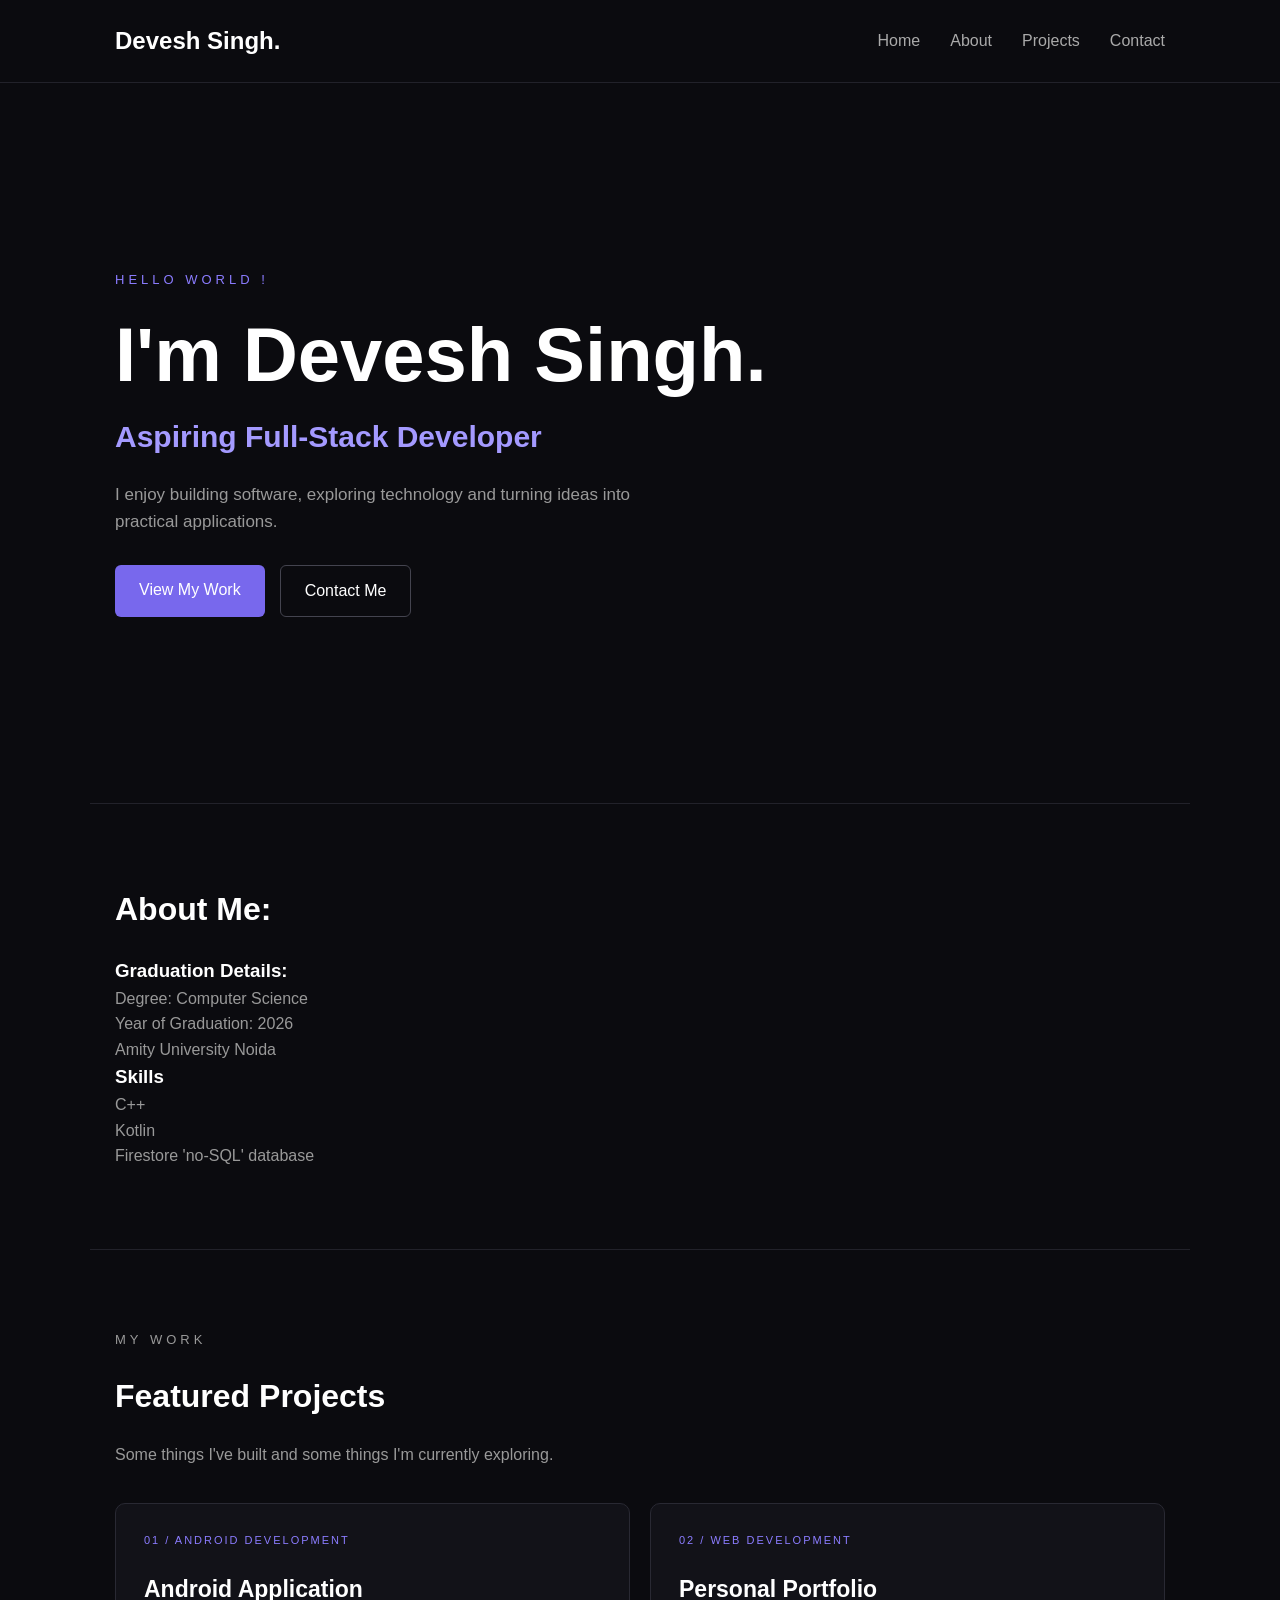
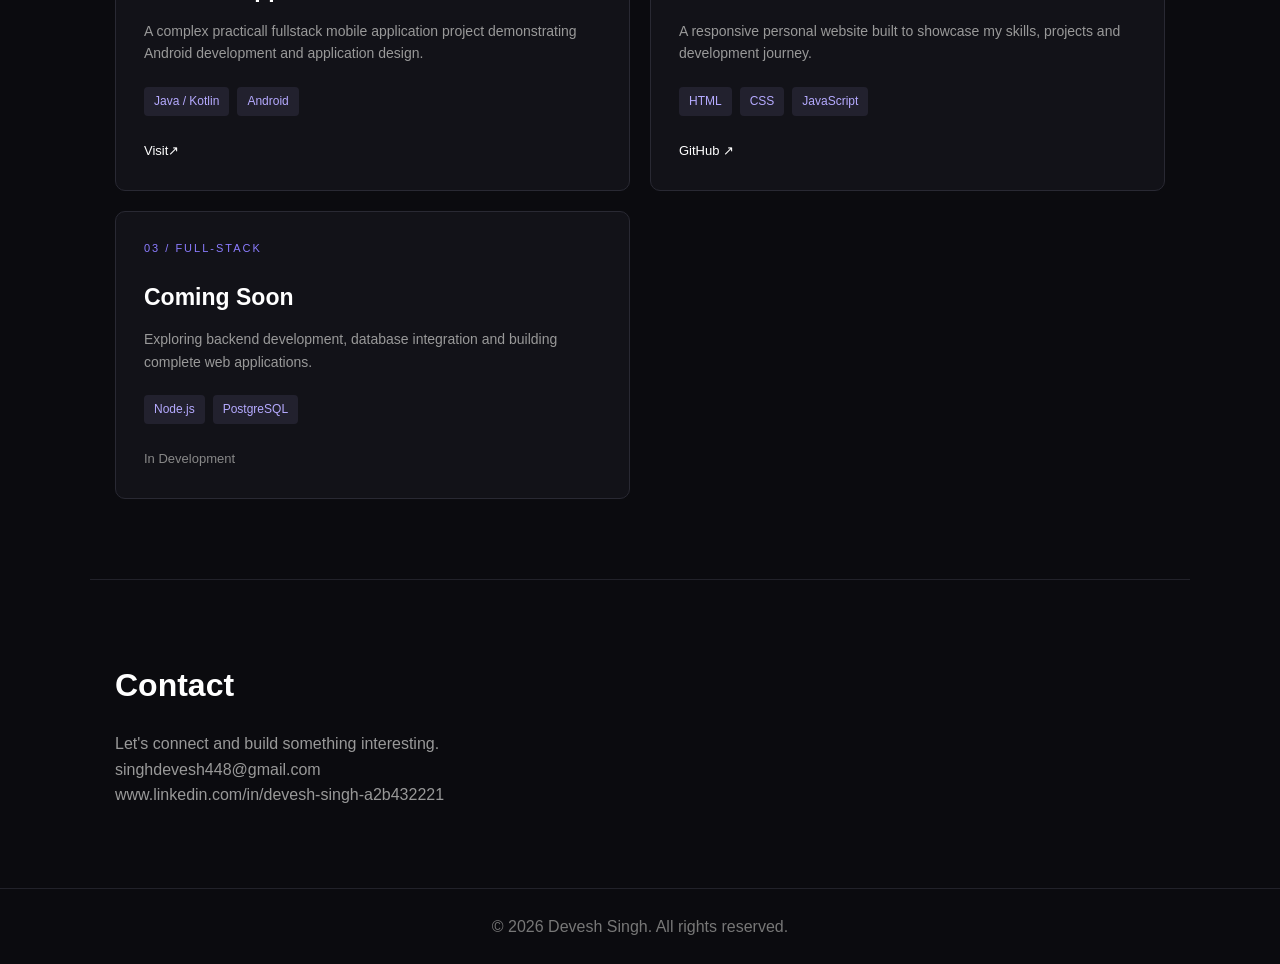
<file: index.html>
<!DOCTYPE html>
<html lang="en">

<head>
    <meta charset="UTF-8">
    <meta name="viewport" content="width=device-width, initial-scale=1.0">

    <title>Devesh Singh | Developer Portfolio</title>

    <link rel="stylesheet" href="style.css">
</head>

<body>

    <header>
        <nav class="navbar">
            <a href="#" class="logo">Devesh Singh.</a>

            <ul class="nav-links">
                <li><a href="#home">Home</a></li>
                <li><a href="#about">About</a></li>
                <li><a href="#projects">Projects</a></li>
                <li><a href="#contact">Contact</a></li>
            </ul>
        </nav>
    </header>

    <main>

        <section id="home" class="hero">

            <p class="greeting">HELLO WORLD !</p>

            <h1>
                I'm Devesh Singh.
            </h1>

            <h2>
                Aspiring Full-Stack Developer
            </h2>

            <p class="description">
                I enjoy building software, exploring technology
                and turning ideas into practical applications.
            </p>

            <div class="hero-buttons">
                <a href="#projects" class="btn primary">
                    View My Work
                </a>

                <a href="#contact" class="btn secondary">
                    Contact Me
                </a>
            </div>

        </section>

        <section id="about" class="section">
            <h2>About Me:</h2>
            <h3>
                Graduation Details:          
            </h3>
            <p>
                Degree:             Computer Science
            </p>
            <p>   
                Year of Graduation: 2026
            </p>
            <p>Amity University Noida

            </p>
            <h3>
                Skills
                </h3>

                <p>
                    C++
                </p>
                <p>
                    Kotlin
                </p>
                <p>
                    Firestore 'no-SQL' database
                </p>
    
        </section>

        
<section id="projects" class="section projects-section">

    <p class="greeting">MY WORK</p>
    <h2>Featured Projects</h2>
    <p class="projects-intro">
        Some things I've built and some things I'm currently exploring.
    </p>

    <div class="project-grid">

           <div class="project-card">
            <div class="project-number">01 / ANDROID DEVELOPMENT</div>
            <h3>Android Application</h3>
            <p>
                A complex practicall fullstack mobile application project demonstrating
                Android development and application design.
            </p>
            <div class="tech-stack">
                <span>Java / Kotlin</span>
                <span>Android</span>
            </div>
            <div class="project-links">
                <a href="urban-sports.html">Visit↗</a>
            </div>
        </div>

        <div class="project-card">
            <div class="project-number">02 / WEB DEVELOPMENT</div>
            <h3>Personal Portfolio</h3>
            <p>
                A responsive personal website built to showcase
                my skills, projects and development journey.
            </p>
            <div class="tech-stack">
                <span>HTML</span>
                <span>CSS</span>
                <span>JavaScript</span>
            </div>
            <div class="project-links">
                <a href="#" target="_blank">GitHub ↗</a>
            </div>
        </div>

        <div class="project-card">
            <div class="project-number">03 / FULL-STACK</div>
            <h3>Coming Soon</h3>
            <p>
                Exploring backend development, database
                integration and building complete web applications.
            </p>
            <div class="tech-stack">
                <span>Node.js</span>
                <span>PostgreSQL</span>
            </div>
            <div class="project-links">
                <span class="coming-soon">In Development</span>
            </div>
        </div>

    </div>

</section>


        <section id="contact" class="section">
            <h2>Contact</h2>
            <p>Let's connect and build something interesting.</p>
            <p>
                singhdevesh448@gmail.com
            </p>

            <p>
                www.linkedin.com/in/devesh-singh-a2b432221
            </p>
        </section>

    </main>

    <footer>
        <p>© 2026 Devesh Singh. All rights reserved.</p>
    </footer>

    <script src="script.js"></script>

</body>
</html>
</file>
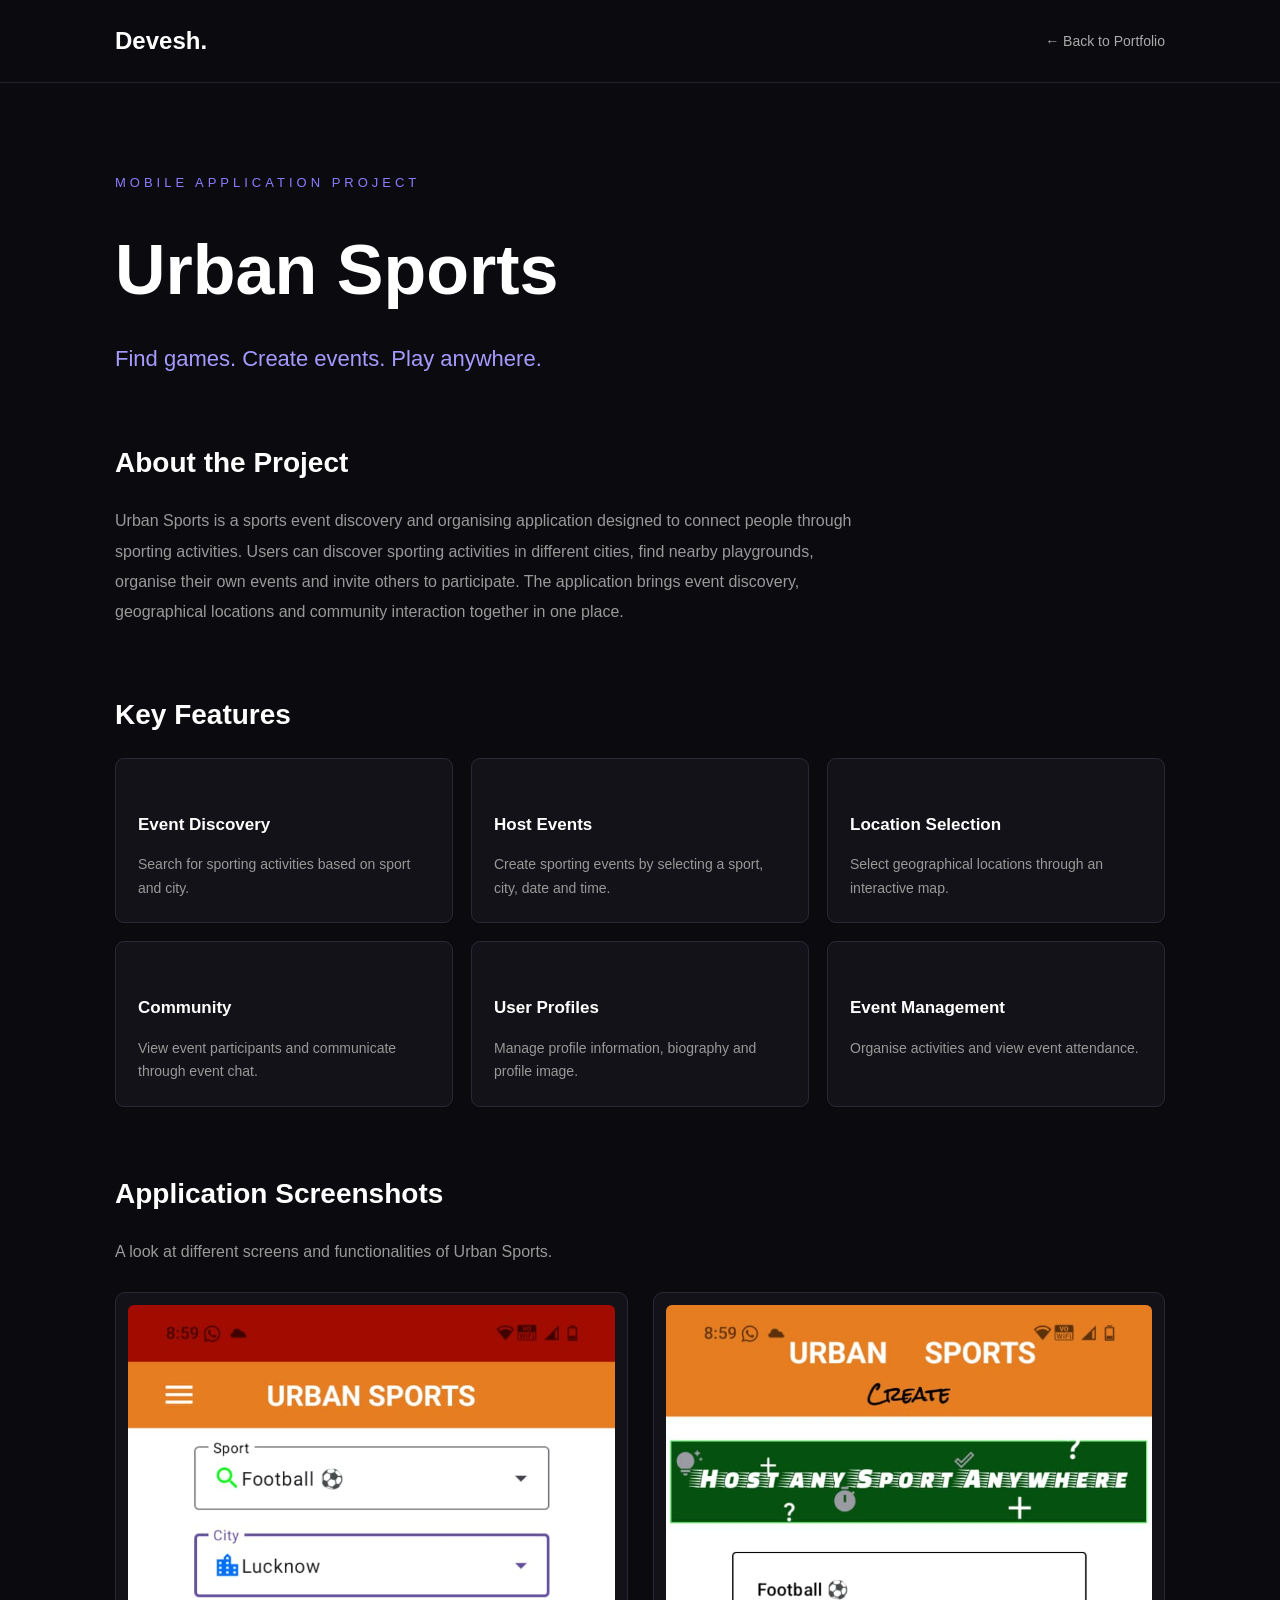
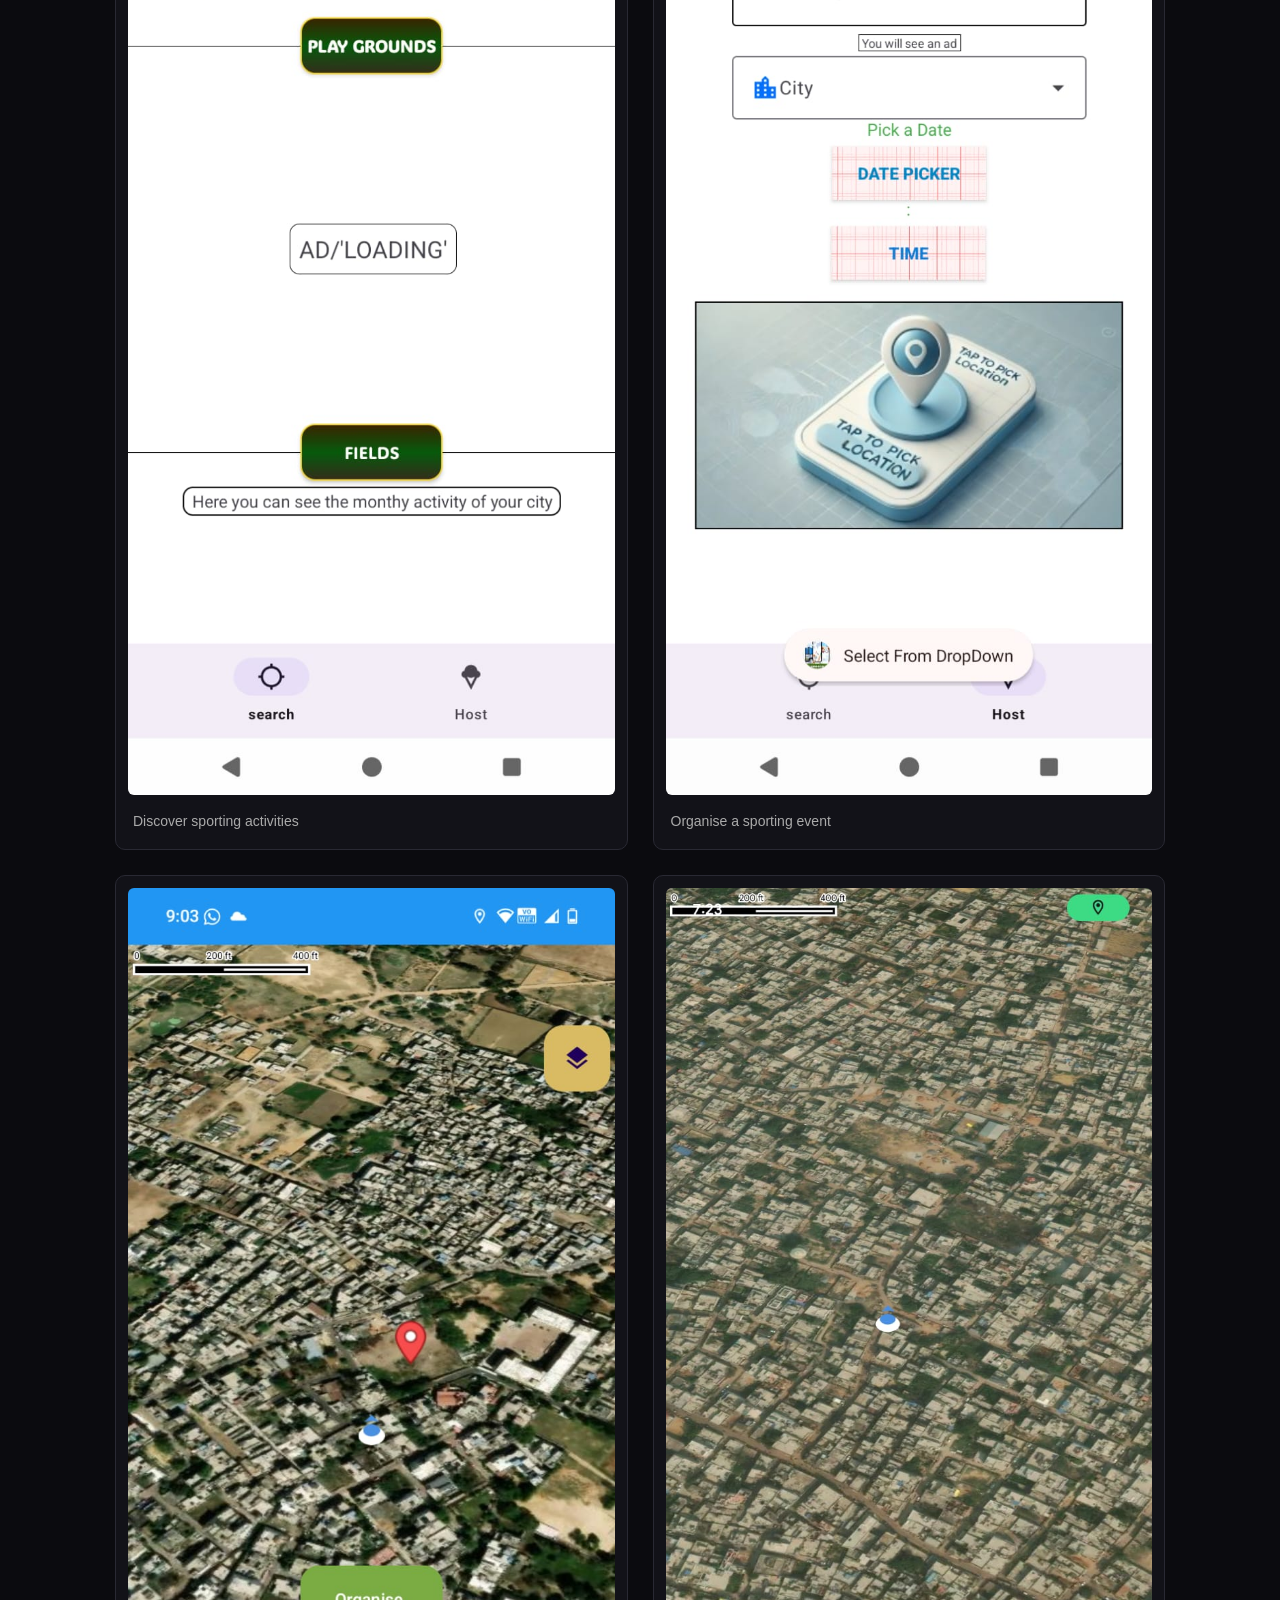
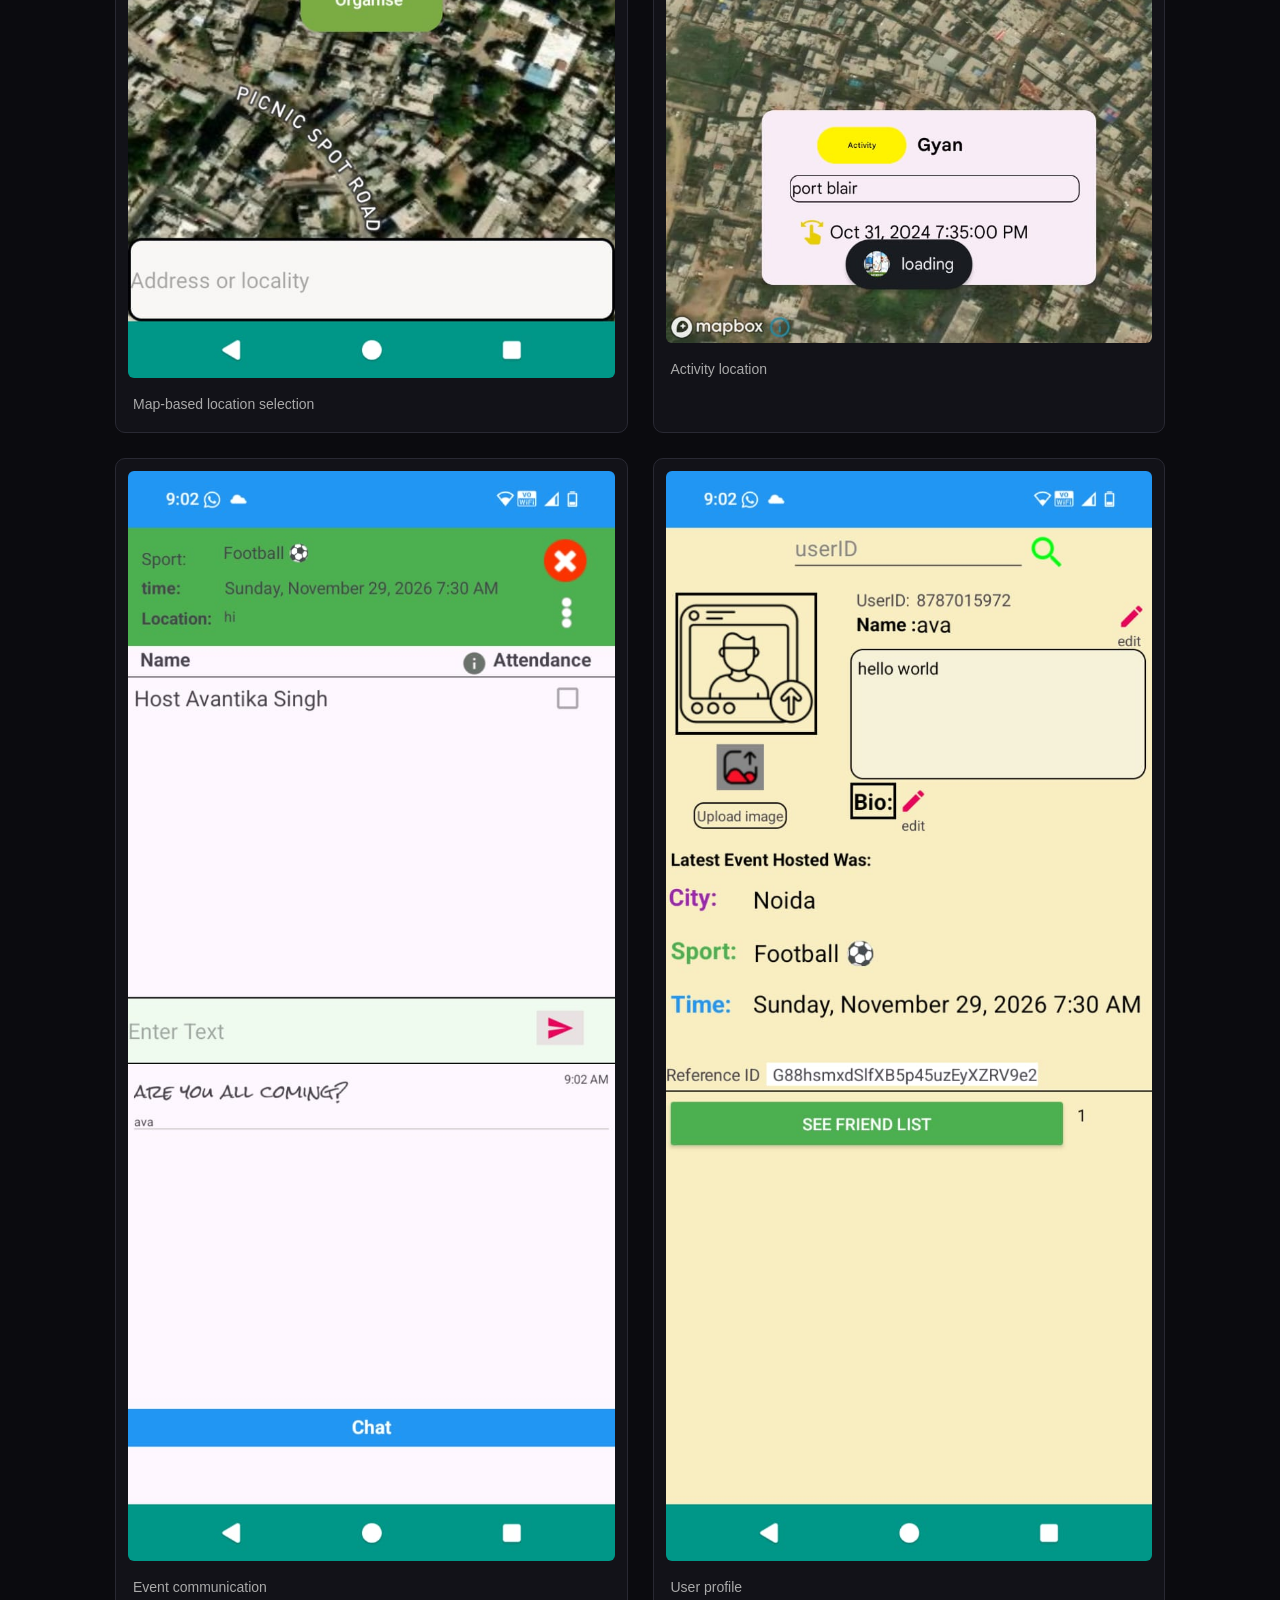
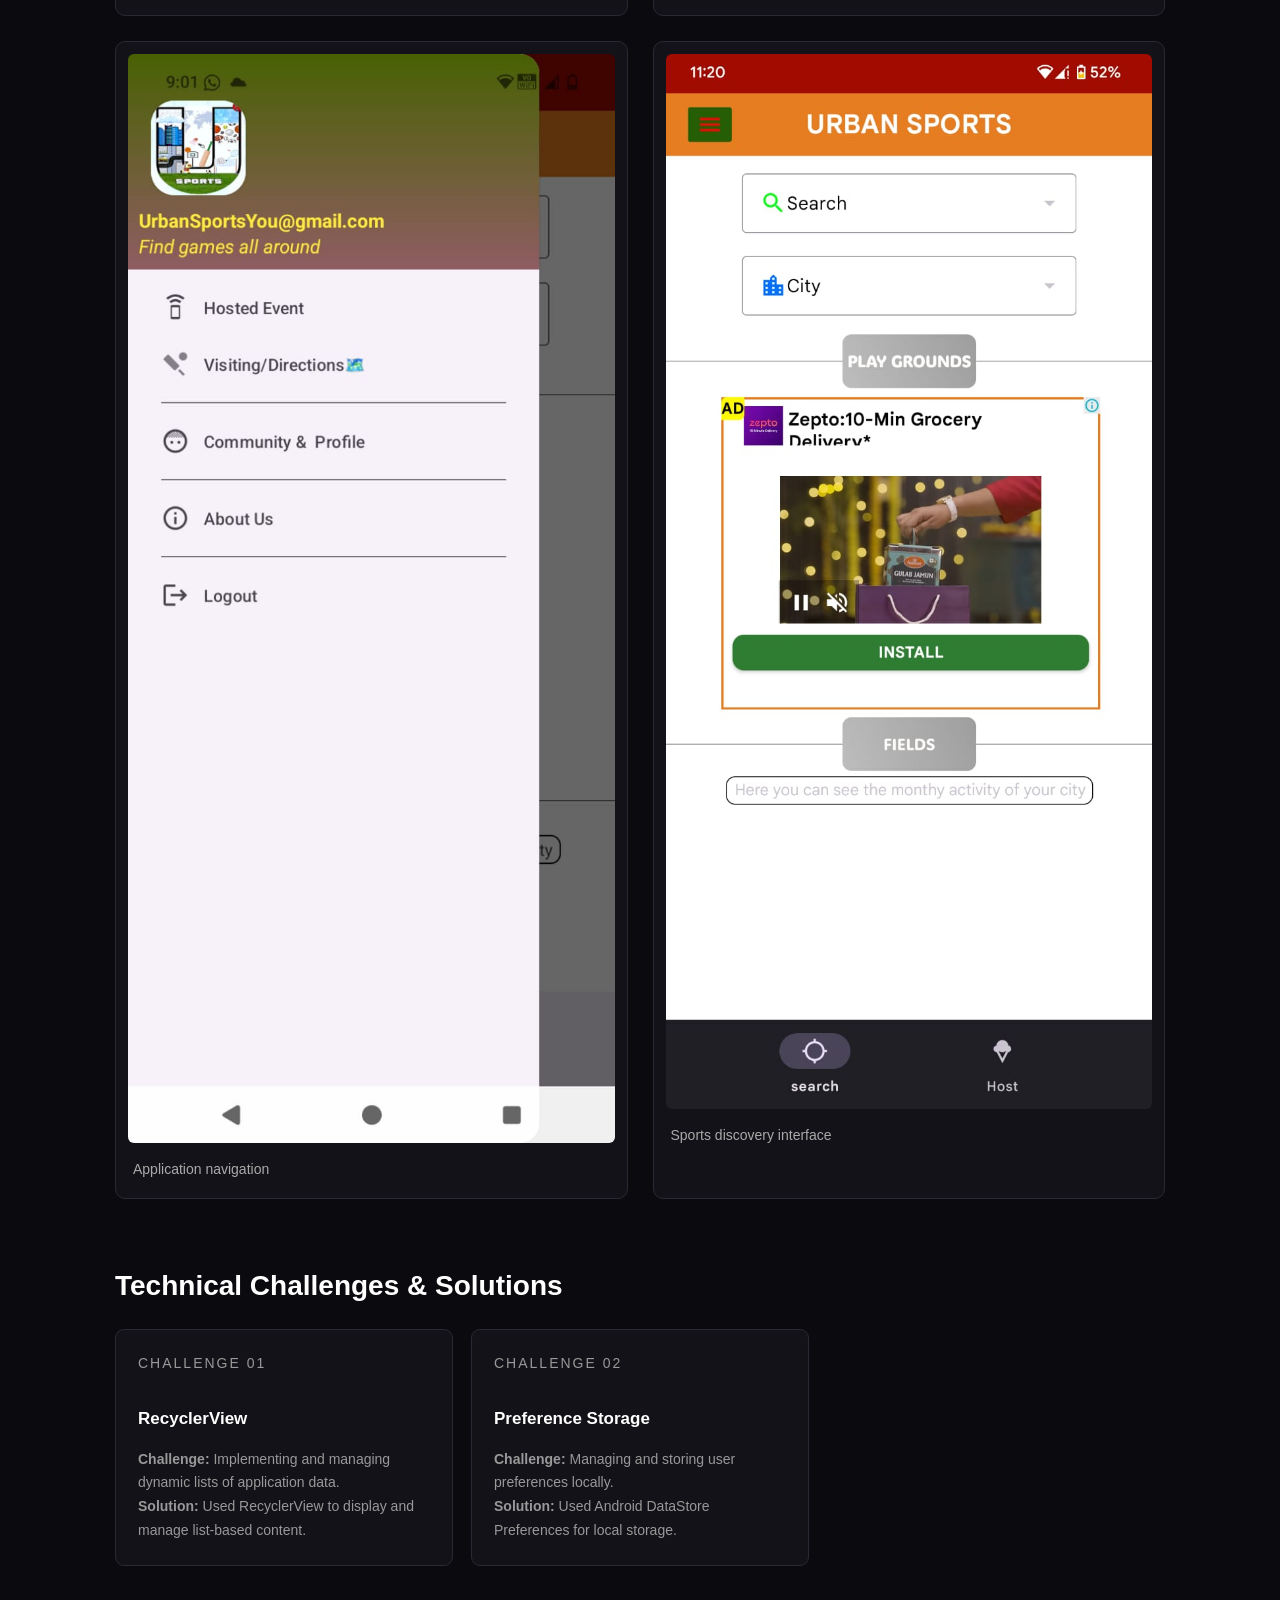
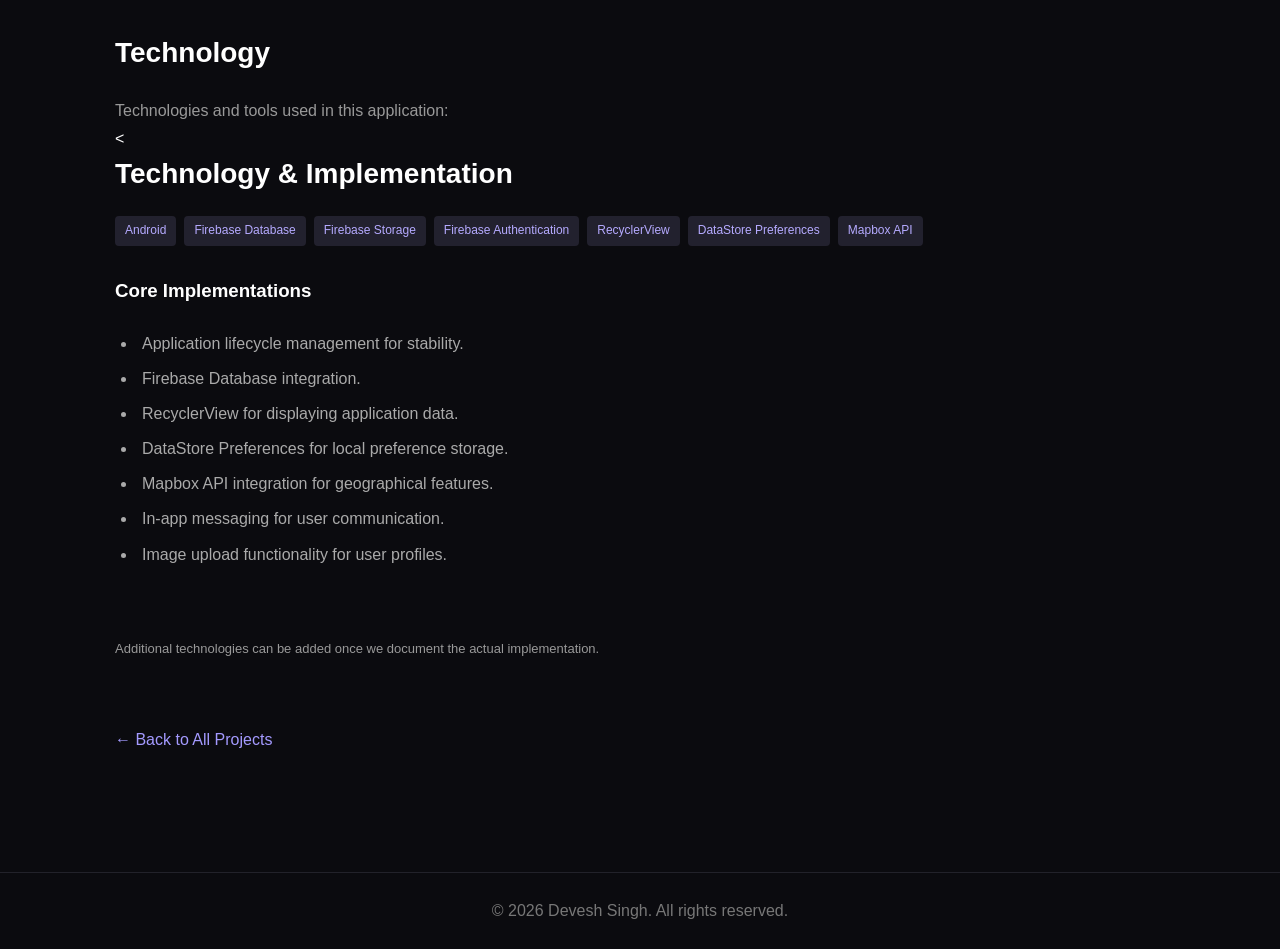
<file: urban-sports.html>
<!DOCTYPE html>
<html lang="en">

<head>
    <meta charset="UTF-8">
    <meta name="viewport" content="width=device-width, initial-scale=1.0">

    <title>Urban Sports | Devesh Singh</title>

    <link rel="stylesheet" href="style.css">
</head>

<body class="project-page">

    <header>
        <nav class="navbar">
            <a href="index.html" class="logo">Devesh.</a>

            <a href="index.html" class="back-link">
                ← Back to Portfolio
            </a>
        </nav>
    </header>

    <main class="project-detail">

        <p class="greeting">MOBILE APPLICATION PROJECT</p>

        <h1>Urban Sports</h1>

        <p class="project-tagline">
            Find games. Create events. Play anywhere.
        </p>

        <div class="project-overview">
            <h2>About the Project</h2>

            <p>
                Urban Sports is a sports event discovery and
                organising application designed to connect
                people through sporting activities.

                Users can discover sporting activities in
                different cities, find nearby playgrounds,
                organise their own events and invite others
                to participate.

                The application brings event discovery,
                geographical locations and community
                interaction together in one place.
            </p>
        </div>

        <div class="project-overview">
            <h2>Key Features</h2>

            <div class="feature-grid">

                <div class="feature-card">
                    <h3>Event Discovery</h3>
                    <p>
                        Search for sporting activities
                        based on sport and city.
                    </p>
                </div>

                <div class="feature-card">
                    <h3>Host Events</h3>
                    <p>
                        Create sporting events by selecting
                        a sport, city, date and time.
                    </p>
                </div>

                <div class="feature-card">
                    <h3>Location Selection</h3>
                    <p>
                        Select geographical locations
                        through an interactive map.
                    </p>
                </div>

                <div class="feature-card">
                    <h3>Community</h3>
                    <p>
                        View event participants and
                        communicate through event chat.
                    </p>
                </div>

                <div class="feature-card">
                    <h3>User Profiles</h3>
                    <p>
                        Manage profile information,
                        biography and profile image.
                    </p>
                </div>

                <div class="feature-card">
                    <h3>Event Management</h3>
                    <p>
                        Organise activities and view
                        event attendance.
                    </p>
                </div>

            </div>
        </div>

        <div class="project-overview">

            <h2>Application Screenshots</h2>

            <p class="gallery-description">
                A look at different screens and functionalities
                of Urban Sports.
            </p>

            <div class="screenshot-gallery">

                <figure>
                    <img src="assets/urban-sports/main-activity.jpeg"
                         alt="Urban Sports home screen">
                    <figcaption>Discover sporting activities</figcaption>
                </figure>

                <figure>
                    <img src="assets/urban-sports/organise-activity.jpeg"
                         alt="Create a sporting event">
                    <figcaption>Organise a sporting event</figcaption>
                </figure>

                <figure>
                    <img src="assets/urban-sports/mapbox.jpeg"
                         alt="Map-based location selection">
                    <figcaption>Map-based location selection</figcaption>
                </figure>

                <figure>
                    <img src="assets/urban-sports/geopoint.jpeg"
                         alt="Geographical activity location">
                    <figcaption>Activity location</figcaption>
                </figure>

                <figure>
                    <img src="assets/urban-sports/chat.jpeg"
                         alt="Event chat screen">
                    <figcaption>Event communication</figcaption>
                </figure>

                <figure>
                    <img src="assets/urban-sports/profile.jpeg"
                         alt="User profile screen">
                    <figcaption>User profile</figcaption>
                </figure>

                <figure>
                    <img src="assets/urban-sports/side-drawer.jpeg"
                         alt="Application navigation drawer">
                    <figcaption>Application navigation</figcaption>
                </figure>

                <figure>
                    <img src="assets/urban-sports/add-implemented.jpeg"
                         alt="Sports application interface">
                    <figcaption>Sports discovery interface</figcaption>
                </figure>

            </div>

        </div>

        <div class="project-overview">
    <h2>Technical Challenges & Solutions</h2>

    <div class="feature-grid">

        <div class="feature-card">
            <p class="project-number">CHALLENGE 01</p>
            <h3>RecyclerView</h3>

            <p><strong>Challenge:</strong>
                Implementing and managing dynamic lists of application data.
            </p>

            <p><strong>Solution:</strong>
                Used RecyclerView to display and manage list-based content.
            </p>
        </div>

        <div class="feature-card">
            <p class="project-number">CHALLENGE 02</p>
            <h3>Preference Storage</h3>

            <p><strong>Challenge:</strong>
                Managing and storing user preferences locally.
            </p>

            <p><strong>Solution:</strong>
                Used Android DataStore Preferences for local storage.
            </p>
        </div>

    </div>
</div>

        <div class="project-overview">
            <h2>Technology</h2>

            <p>
                Technologies and tools used in this application:
            </p>

            <
<div class="project-overview">
    <h2>Technology & Implementation</h2>

    <div class="tech-stack">
        <span>Android</span>
            <span>Firebase Database</span>
    <span>Firebase Storage</span>
    <span>Firebase Authentication</span>
        <span>RecyclerView</span>
        <span>DataStore Preferences</span>
        <span>Mapbox API</span>
    </div>

    <h3>Core Implementations</h3>

    <ul class="implementation-list">
        <li>Application lifecycle management for stability.</li>
        <li>Firebase Database integration.</li>
        <li>RecyclerView for displaying application data.</li>
        <li>DataStore Preferences for local preference storage.</li>
        <li>Mapbox API integration for geographical features.</li>
        <li>In-app messaging for user communication.</li>
        <li>Image upload functionality for user profiles.</li>
    </ul>
</div>


            <p class="technology-note">
                Additional technologies can be added once
                we document the actual implementation.
            </p>
        </div>

        <a href="index.html" class="back-to-projects">
            ← Back to All Projects
        </a>

    </main>

    <footer>
        <p>© 2026 Devesh Singh. All rights reserved.</p>
    </footer>

</body>
</html>
</file>
<file: style.css>
/* GENERAL SETTINGS */

* {
    box-sizing: border-box;
    margin: 0;
    padding: 0;
}

html {
    scroll-behavior: smooth;
}

body {
    font-family: Arial, sans-serif;
    background: #0b0b0f;
    color: #ffffff;
    line-height: 1.6;
}

/* NAVIGATION */

header {
    width: 100%;
    border-bottom: 1px solid #22222a;
}

.navbar {
    max-width: 1100px;
    margin: auto;
    padding: 22px 25px;

    display: flex;
    justify-content: space-between;
    align-items: center;
}

.logo {
    font-size: 24px;
    font-weight: bold;
    color: #ffffff;
    text-decoration: none;
}

.nav-links {
    display: flex;
    gap: 30px;
    list-style: none;
}

.nav-links a {
    color: #aaaaaa;
    text-decoration: none;
    transition: color 0.3s;
}

.nav-links a:hover {
    color: #8b7cff;
}

/* HERO SECTION */

.hero {
    min-height: 80vh;
    max-width: 1100px;
    margin: auto;
    padding: 120px 25px;

    display: flex;
    flex-direction: column;
    justify-content: center;
    align-items: flex-start;
}

.greeting {
    color: #8b7cff;
    letter-spacing: 4px;
    font-size: 13px;
    margin-bottom: 20px;
}

.hero h1 {
    font-size: clamp(40px, 7vw, 76px);
    line-height: 1.15;
    margin-bottom: 15px;
}

.hero h2 {
    font-size: clamp(20px, 3vw, 30px);
    color: #a49aff;
    margin-bottom: 20px;
}

.description {
    max-width: 550px;
    color: #999999;
    font-size: 17px;
    margin-bottom: 30px;
}

/* BUTTONS */

.hero-buttons {
    display: flex;
    gap: 15px;
    flex-wrap: wrap;
}

.btn {
    padding: 12px 24px;
    border-radius: 6px;
    text-decoration: none;
    transition: 0.3s;
}

.primary {
    background: #7868ed;
    color: white;
}

.primary:hover {
    background: #5e4bd4;
}

.secondary {
    border: 1px solid #44444f;
    color: white;
}

.secondary:hover {
    border-color: #8b7cff;
    color: #a49aff;
}

/* GENERAL SECTIONS */

.section {
    max-width: 1100px;
    margin: auto;
    padding: 80px 25px;
    border-top: 1px solid #22222a;
}

.section h2 {
    font-size: 32px;
    margin-bottom: 20px;
}

.section p {
    color: #999999;
    max-width: 650px;
}

/* FOOTER */

footer {
    text-align: center;
    padding: 25px;
    border-top: 1px solid #22222a;
    color: #777777;
}

/* MOBILE RESPONSIVENESS */

@media (max-width: 600px) {

    .navbar {
        flex-direction: column;
        gap: 18px;
    }

    .nav-links {
        gap: 16px;
        font-size: 14px;
    }

    .hero {
        min-height: 70vh;
        padding-top: 80px;
    }
}

/* PROJECT SECTION */

.projects-intro {
    margin-bottom: 35px;
}

.project-grid {
    display: grid;
    grid-template-columns: repeat(2, 1fr);
    gap: 20px;
}

.project-card {
    background: #121218;
    border: 1px solid #292933;
    border-radius: 10px;
    padding: 28px;

    transition: transform 0.3s, border-color 0.3s;
}

.project-card:hover {
    transform: translateY(-6px);
    border-color: #7868ed;
}

.project-number {
    color: #8b7cff;
    font-size: 11px;
    letter-spacing: 2px;
    margin-bottom: 22px;
}

.project-card h3 {
    font-size: 23px;
    margin-bottom: 12px;
}

.project-card p {
    color: #999999;
    font-size: 14px;
    margin-bottom: 22px;
}

.tech-stack {
    display: flex;
    flex-wrap: wrap;
    gap: 8px;
    margin-bottom: 25px;
}

.tech-stack span {
    background: #22212e;
    color: #b5aaff;
    padding: 5px 10px;
    border-radius: 4px;
    font-size: 12px;
}

.project-links {
    display: flex;
    gap: 20px;
}

.project-links a {
    color: white;
    font-size: 13px;
    text-decoration: none;
}

.project-links a:hover {
    color: #a49aff;
}

.coming-soon {
    color: #888888;
    font-size: 13px;
}

/* MOBILE */

@media (max-width: 700px) {
    .project-grid {
        grid-template-columns: 1fr;
    }
}


/* PROJECT DETAIL PAGE */

.project-page {
    background: #0b0b0f;
}

.back-link {
    color: #aaaaaa;
    text-decoration: none;
    font-size: 14px;
}

.back-link:hover {
    color: #a49aff;
}

.project-detail {
    max-width: 1100px;
    margin: auto;
    padding: 90px 25px;
}

.project-detail > h1 {
    font-size: clamp(42px, 7vw, 70px);
    margin: 15px 0;
}

.project-tagline {
    color: #a49aff;
    font-size: 22px;
    margin-bottom: 65px;
}

.project-overview {
    margin-bottom: 65px;
}

.project-overview h2 {
    font-size: 28px;
    margin-bottom: 20px;
}

.project-overview > p {
    color: #999999;
    max-width: 750px;
    line-height: 1.9;
}

/* FEATURE CARDS */

.feature-grid {
    display: grid;
    grid-template-columns: repeat(3, 1fr);
    gap: 18px;
}

.feature-card {
    background: #121218;
    border: 1px solid #292933;
    border-radius: 9px;
    padding: 22px;
    transition: 0.3s;
}

.feature-card:hover {
    border-color: #7868ed;
    transform: translateY(-4px);
}

.feature-card h3 {
    font-size: 17px;
    margin-bottom: 12px;
}

.feature-card p {
    color: #999999;
    font-size: 14px;
    line-height: 1.7;
}

/* SCREENSHOT GALLERY */

.gallery-description {
    margin-bottom: 25px;
}

.screenshot-gallery {
    display: grid;
    grid-template-columns: repeat(2, 1fr);
    gap: 25px;
}

.screenshot-gallery figure {
    background: #121218;
    border: 1px solid #292933;
    border-radius: 10px;
    overflow: hidden;
    padding: 12px;
}

.screenshot-gallery img {
    display: block;
    width: 100%;
    height: auto;
    border-radius: 6px;
    transition: transform 0.3s;
}

.screenshot-gallery img:hover {
    transform: scale(1.02);
}

.screenshot-gallery figcaption {
    color: #aaaaaa;
    padding: 15px 5px 5px;
    font-size: 14px;
}

/* TECHNOLOGY */

.technology-note {
    margin-top: 15px;
    font-size: 13px;
}

/* BACK BUTTON */

.back-to-projects {
    display: inline-block;
    color: #a49aff;
    text-decoration: none;
    margin-bottom: 30px;
}

.back-to-projects:hover {
    color: white;
}

/* RESPONSIVE */

@media (max-width: 700px) {

    .feature-grid {
        grid-template-columns: repeat(2, 1fr);
    }

    .screenshot-gallery {
        grid-template-columns: 1fr;
    }

    .project-detail {
        padding-top: 55px;
    }
}

@media (max-width: 450px) {

    .feature-grid {
        grid-template-columns: 1fr;
    }

}


.implementation-list {
    padding-left: 22px;
    color: #aaaaaa;
    line-height: 2.2;
    margin-top: 20px;
}

.implementation-list li {
    padding-left: 5px;
}

.project-overview h3 {
    margin-top: 30px;
    margin-bottom: 15px;
}
</file>
